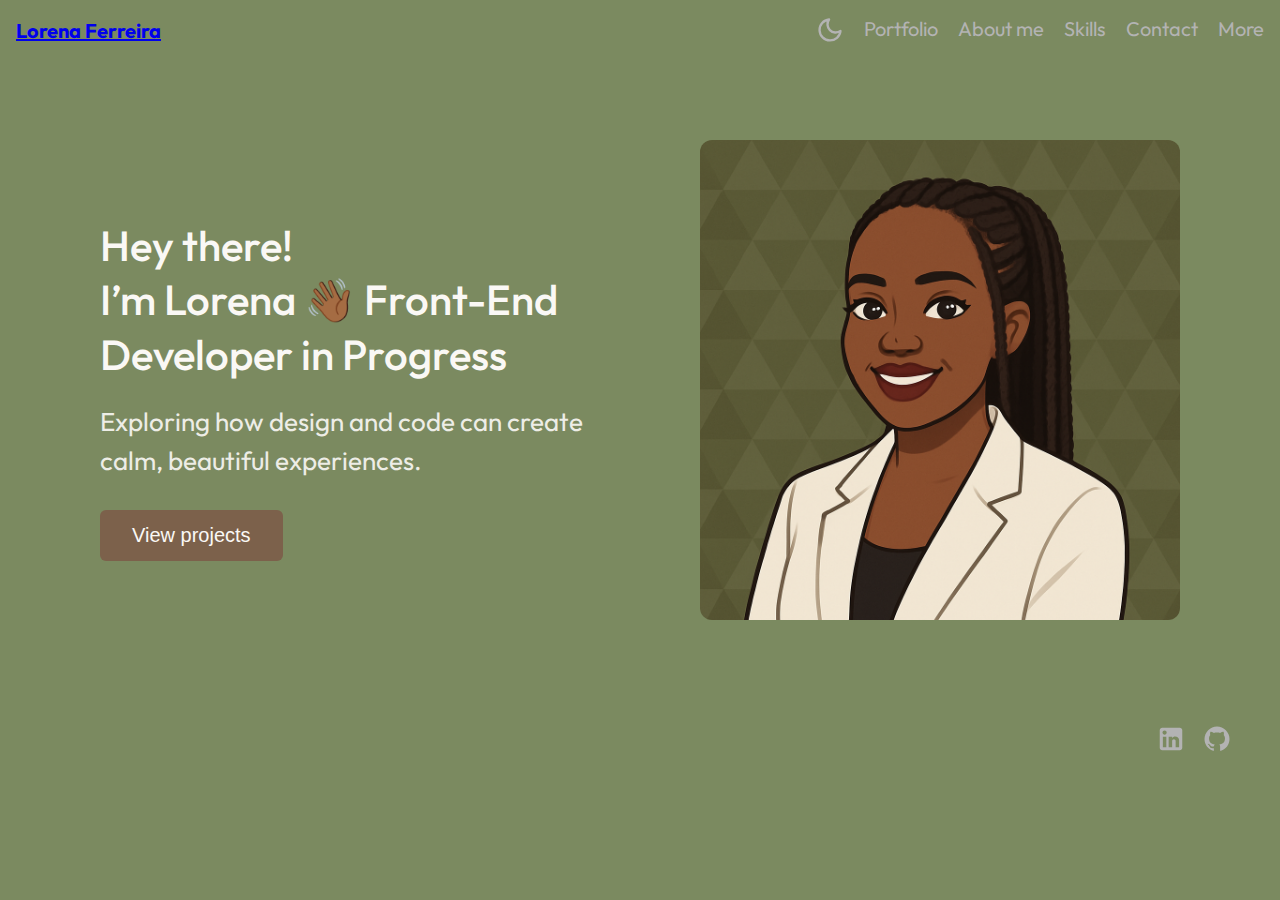
<file: index.html>
<!DOCTYPE html>
<html lang="en">
  <head>
    <meta charset="UTF-8" />
    <meta name="viewport" content="width=device-width, initial-scale=1.0" />
    <title>Lorena Ferreira - Portfolio</title>
    <link rel="stylesheet" href="style.css" />
    <link rel="preconnect" href="https://fonts.googleapis.com" />
    <link rel="preconnect" href="https://fonts.gstatic.com" crossorigin />
    <link
      href="https://fonts.googleapis.com/css2?family=Outfit:wght@100..900&display=swap"
      rel="stylesheet"
    />
    <link
      href="https://fonts.googleapis.com/css2?family=Playfair+Display:ital,wght@0,400..900;1,400..900&display=swap"
      rel="stylesheet"
    />
    <link
      href="https://fonts.googleapis.com/css2?family=Work+Sans:ital,wght@0,100..900;1,100..900&display=swap"
      rel="stylesheet"
    />
    <script src="main.js" defer></script>
  </head>

  <body>
    <header class="navbar">
      <button class="hamburger" aria-label="Abrir menu" aria-expanded="false">
        <svg viewBox="0 0 24 24" width="28" height="28" aria-hidden="true">
          <path
            d="M3 6h18M3 12h18M3 18h18"
            stroke="currentColor"
            stroke-width="2"
            stroke-linecap="round"
            fill="none"
          />
        </svg>
      </button>
      <h1 class="logo"><a href="index.html">Lorena Ferreira</a></h1>

      <ul class="nav-links">
        <button
          id="themeToggle"
          class="theme-btn"
          aria-label="Change light/dark mode"
        >
          <svg viewBox="0 0 24 24" width="25" height="28" aria-hidden="true">
            <path
              d="M21 12.79A9 9 0 1 1 11.21 3
               a7 7 0 0 0 9.79 9.79Z"
              fill="none"
              stroke="currentColor"
              stroke-width="2"
              stroke-linecap="round"
              stroke-linejoin="round"
            />
          </svg>
        </button>
        <li><a href="projects.html">Portfolio</a></li>
        <li><a href="about-me.html">About me</a></li>
        <li><a href="skills.html">Skills</a></li>
        <li><a href="contact.html">Contact</a></li>
        <li><a href="#">More</a></li>
      </ul>
    </header>
    
    <main>
<section class="hero">
        <div class="hero-text">
          <h2>
            Hey there! <br />I’m Lorena 👋🏾 Front-End Developer in Progress
          </h2>
          <p>
            Exploring how design and code can create calm, beautiful
            experiences.
          </p>
          <a href="projects.html">
            <button class="btn" href="projects.html">View projects</button>
          </a>
        </div>
        <div class="hero-image">
          <img src="assets/img/avatar.png" alt="Lorena Ferreira Avatar" />
        </div>
      </section>
    </main>

    <footer class="footer">
      <a
        href="https://www.linkedin.com/in/lorenasferreira/"
        target="_blank"
        aria-label="LinkedIn profile"
      >
        <svg
          width="30"
          height="30"
          viewBox="0 0 50 50"
          xmlns="http://www.w3.org/2000/svg"
          fill="none"
        >
          <path
            d="M39.5833 6.25C40.6884 6.25 41.7482 6.68899 42.5296 7.47039C43.311 8.25179 43.75 9.3116 43.75 10.4167V39.5833C43.75 40.6884 43.311 41.7482 42.5296 42.5296C41.7482 43.311 40.6884 43.75 39.5833 43.75H10.4167C9.3116 43.75 8.25179 43.311 7.47039 42.5296C6.68899 41.7482 6.25 40.6884 6.25 39.5833V10.4167C6.25 9.3116 6.68899 8.25179 7.47039 7.47039C8.25179 6.68899 9.3116 6.25 10.4167 6.25H39.5833ZM38.5417 38.5417V27.5C38.5417 25.6987 37.8261 23.9713 36.5524 22.6976C35.2787 21.4239 33.5513 20.7083 31.75 20.7083C29.9792 20.7083 27.9167 21.7917 26.9167 23.4167V21.1042H21.1042V38.5417H26.9167V28.2708C26.9167 26.6667 28.2083 25.3542 29.8125 25.3542C30.586 25.3542 31.3279 25.6615 31.8749 26.2084C32.4219 26.7554 32.7292 27.4973 32.7292 28.2708V38.5417H38.5417ZM14.3333 17.8333C15.2616 17.8333 16.1518 17.4646 16.8082 16.8082C17.4646 16.1518 17.8333 15.2616 17.8333 14.3333C17.8333 12.3958 16.2708 10.8125 14.3333 10.8125C13.3996 10.8125 12.504 11.1834 11.8437 11.8437C11.1834 12.504 10.8125 13.3996 10.8125 14.3333C10.8125 16.2708 12.3958 17.8333 14.3333 17.8333ZM17.2292 38.5417V21.1042H11.4583V38.5417H17.2292Z"
            fill="#B3B3B3"
          />
        </svg>
      </a>

      <a
        href="https://github.com/lorenasferreira"
        target="_blank"
        aria-label="Github Profile"
      >
        <svg
          width="30"
          height="30"
          viewBox="0 0 50 50"
          fill="none"
          xmlns="http://www.w3.org/2000/svg"
        >
          <path
            d="M25 4.16663C22.2641 4.16663 19.555 4.7055 17.0274 5.75247C14.4998 6.79944 12.2031 8.33401 10.2686 10.2686C6.36156 14.1756 4.16663 19.4746 4.16663 25C4.16663 34.2083 10.1458 42.0208 18.4166 44.7916C19.4583 44.9583 19.7916 44.3125 19.7916 43.75V40.2291C14.0208 41.4791 12.7916 37.4375 12.7916 37.4375C11.8333 35.0208 10.4791 34.375 10.4791 34.375C8.58329 33.0833 10.625 33.125 10.625 33.125C12.7083 33.2708 13.8125 35.2708 13.8125 35.2708C15.625 38.4375 18.6875 37.5 19.875 37C20.0625 35.6458 20.6041 34.7291 21.1875 34.2083C16.5625 33.6875 11.7083 31.8958 11.7083 23.9583C11.7083 21.6458 12.5 19.7916 13.8541 18.3125C13.6458 17.7916 12.9166 15.625 14.0625 12.8125C14.0625 12.8125 15.8125 12.25 19.7916 14.9375C21.4375 14.4791 23.2291 14.25 25 14.25C26.7708 14.25 28.5625 14.4791 30.2083 14.9375C34.1875 12.25 35.9375 12.8125 35.9375 12.8125C37.0833 15.625 36.3541 17.7916 36.1458 18.3125C37.5 19.7916 38.2916 21.6458 38.2916 23.9583C38.2916 31.9166 33.4166 33.6666 28.7708 34.1875C29.5208 34.8333 30.2083 36.1041 30.2083 38.0416V43.75C30.2083 44.3125 30.5416 44.9791 31.6041 44.7916C39.875 42 45.8333 34.2083 45.8333 25C45.8333 22.2641 45.2944 19.555 44.2475 17.0274C43.2005 14.4998 41.6659 12.2031 39.7314 10.2686C37.7968 8.33401 35.5002 6.79944 32.9725 5.75247C30.4449 4.7055 27.7358 4.16663 25 4.16663Z"
            fill="#B3B3B3"
          />
        </svg>
      </a>
    </footer>
  </body>
</html>
</file>
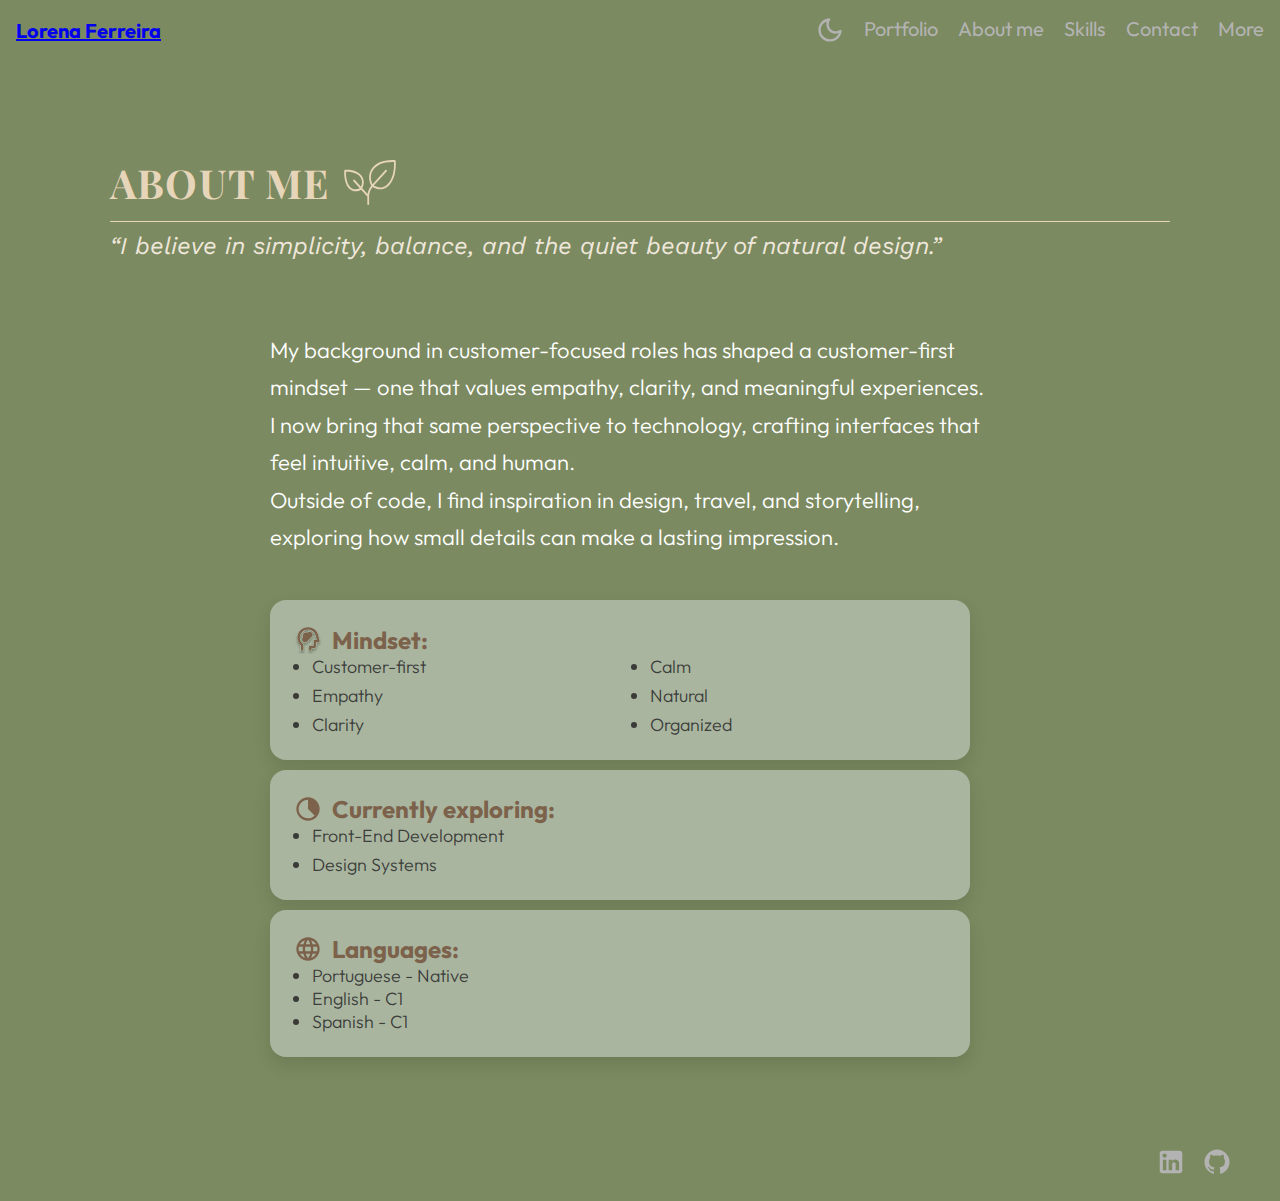
<file: about-me.html>
<!DOCTYPE html>
<html lang="en">

<head>
  <meta charset="UTF-8">
  <meta name="viewport" content="width=device-width, initial-scale=1.0">
  <title>Lorena Ferreira - Portfolio - About me</title>
  <link rel="stylesheet" href="style.css" />
    <link rel="preconnect" href="https://fonts.googleapis.com">
    <link rel="preconnect" href="https://fonts.gstatic.com" crossorigin>
    <link href="https://fonts.googleapis.com/css2?family=Outfit:wght@100..900&display=swap" rel="stylesheet">
    <link href="https://fonts.googleapis.com/css2?family=Playfair+Display:ital,wght@0,400..900;1,400..900&display=swap"
        rel="stylesheet">
    <link href="https://fonts.googleapis.com/css2?family=Work+Sans:ital,wght@0,100..900;1,100..900&display=swap"
        rel="stylesheet">
    <script src="main.js" defer></script>
</head>

<body>
  <header class="navbar">
    <button class="hamburger" aria-label="Abrir menu" aria-expanded="false">
      <svg viewBox="0 0 24 24" width="28" height="28" aria-hidden="true">
        <path d="M3 6h18M3 12h18M3 18h18"
              stroke="currentColor" stroke-width="2" stroke-linecap="round" fill="none"/>
      </svg>
    </button>
        <h1 class="logo"><a href="index.html">Lorena Ferreira</a></h1>
            <ul class="nav-links">
              <button id="themeToggle" class="theme-btn" aria-label="Change light/dark mode">
  <svg viewBox="0 0 24 24" width="25" height="28" aria-hidden="true">
      <path d="M21 12.79A9 9 0 1 1 11.21 3
               a7 7 0 0 0 9.79 9.79Z"
            fill="none" stroke="currentColor" stroke-width="2"
            stroke-linecap="round" stroke-linejoin="round"/>
    </svg>
</button>
                <li><a href="projects.html">Portfolio</a></li>
                <li><a href="about-me.html">About me</a></li>
                <li><a href="skills.html">Skills</a></li>
                <li><a href="contact.html">Contact</a></li>
                <li><a href="#">More</a></li>
            </ul>
    </header>
  <main class="about">
    <section class="about-container" class="about-hero">
      <h2 class="about__title">ABOUT ME
        <svg width="56" height="45" viewBox="0 0 86 75" fill="none" xmlns="http://www.w3.org/2000/svg">
          <path
            d="M85.8639 1.68167C85.8418 1.28353 85.6878 0.908096 85.4309 0.626422C85.1741 0.344749 84.8322 0.176381 84.4701 0.153187C65.8428 -1.0696 50.9448 5.0851 44.6134 16.5752C40.2985 24.4092 40.4727 33.6616 45.073 42.7469C41.8266 46.6682 39.6828 51.5397 38.901 56.7723L30.1935 47.1979C33.3925 40.6764 33.4593 34.0203 30.3492 28.371C25.7452 20.0113 14.9581 15.544 1.48346 16.4122C1.12323 16.4372 0.783656 16.6058 0.528423 16.8865C0.27319 17.1671 0.119823 17.5405 0.0970778 17.9366C-0.692494 32.7445 3.37028 44.6056 10.9732 49.6679C13.4131 51.3154 16.2206 52.1873 19.0839 52.1869C22.2444 52.1276 25.3416 51.203 28.0954 49.4967L38.5526 61.0072V73.3696C38.5526 73.802 38.7088 74.2167 38.9869 74.5225C39.2649 74.8282 39.6421 75 40.0353 75C40.4286 75 40.8057 74.8282 41.0838 74.5225C41.3619 74.2167 41.5181 73.802 41.5181 73.3696V61.3496C41.5042 55.3304 43.5241 49.52 47.186 45.0458C51.4452 47.6381 55.7378 48.9424 59.8784 48.9424C63.779 48.9432 67.6037 47.7568 70.9287 45.5145C81.3748 38.5487 86.9611 22.1674 85.8639 1.68167ZM12.5078 46.8759C6.10598 42.6206 2.59554 32.4837 2.99588 19.5996C14.7134 19.1553 23.9325 23.0193 27.8322 30.0585C30.2343 34.4238 30.275 39.584 28.0027 44.7686L17.3565 33.0869C17.0744 32.8059 16.7049 32.6549 16.3244 32.6652C15.9438 32.6755 15.5815 32.8463 15.3124 33.1423C15.0432 33.4382 14.8879 33.8366 14.8785 34.255C14.8692 34.6734 15.0065 35.0797 15.262 35.3898L25.8898 47.0756C21.1709 49.5742 16.4779 49.5293 12.5078 46.8759ZM69.3904 42.7184C63.4408 46.6802 56.3828 46.6273 49.3434 42.6165L70.7397 19.086C71.0063 18.778 71.1529 18.3677 71.1483 17.9426C71.1437 17.5174 70.9882 17.1111 70.715 16.8102C70.4418 16.5092 70.0725 16.3376 69.6859 16.3318C69.2992 16.3259 68.9258 16.4864 68.6453 16.779L47.2453 40.3095C43.5977 32.5652 43.5384 24.8209 47.1526 18.2667C52.7537 8.07685 66.0875 2.56208 82.9725 3.33243C83.6768 21.8984 78.6428 36.5596 69.3904 42.7184Z"
            fill="#E7D5BA" />
        </svg>

      </h2>
      <hr class="about__rule">

      <blockquote class="about__quote">
        “I believe in simplicity, balance, and the quiet beauty of natural design.”
      </blockquote>
    </section>
    <section class="about-grid">
      <p class="about-intro">
        My background in customer-focused roles has shaped a customer-first mindset — one that values empathy,
        clarity, and meaningful experiences.
        <br>I now bring that same perspective to technology, crafting interfaces
        that feel intuitive, calm, and human.
        <br>Outside of code, I find inspiration in design, travel, and storytelling, exploring how small details can
        make a lasting impression.
      </p>
      </div>
      <section>
        <article class="about-card" aria-labelledby="mindset-title">
          <header class="about-card__header">
            <svg width="28" height="31" viewBox="0 0 68 71" fill="none" xmlns="http://www.w3.org/2000/svg">
              <g filter="url(#filter0_d_17_275)">
                <mask id="mask0_17_275" style="mask-type:alpha" maskUnits="userSpaceOnUse" x="0" y="0" width="68"
                  height="68">
                  <rect width="67.7773" height="67.7773" fill="#D9D9D9" />
                </mask>
                <g mask="url(#mask0_17_275)">
                  <path
                    d="M21.8158 40.3134C23.1808 41.6783 24.8517 42.3608 26.8285 42.3608C28.8054 42.3608 30.4763 41.6783 31.8412 40.3134L43.1375 29.0171C44.5024 27.6522 45.1849 25.9813 45.1849 24.0044C45.1849 22.0276 44.5024 20.3567 43.1375 18.9917C41.7725 17.6268 40.1016 16.9443 38.1248 16.9443C36.1479 16.9443 34.477 17.6268 33.1121 18.9917C31.3706 18.3799 29.6526 18.2387 27.9582 18.5681C26.2637 18.8976 24.8282 19.6507 23.6515 20.8274C22.4748 22.0041 21.7217 23.4396 21.3922 25.1341C21.0628 26.8285 21.204 28.5465 21.8158 30.288C20.4509 31.6529 19.7684 33.3238 19.7684 35.3007C19.7684 37.2775 20.4509 38.9484 21.8158 40.3134ZM16.9443 62.1292V49.9858C14.2615 47.5382 12.1787 44.6789 10.6961 41.4077C9.21348 38.1365 8.47217 34.6888 8.47217 31.0646C8.47217 24.0044 10.9432 18.0033 15.8853 13.0612C20.8274 8.11912 26.8285 5.64807 33.8887 5.64807C39.7721 5.64807 44.9849 7.37781 49.5269 10.8373C54.0689 14.2967 57.0224 18.8035 58.3874 24.3574L62.0586 38.8307C62.294 39.725 62.1292 40.5369 61.5644 41.2665C60.9996 41.996 60.2465 42.3608 59.3052 42.3608H53.6571V50.833C53.6571 52.3862 53.104 53.7159 51.9979 54.822C50.8918 55.928 49.5622 56.4811 48.009 56.4811H42.3608V62.1292H36.7127V50.833H48.009V36.7127H55.6339L52.9511 25.7695C51.8685 21.4863 49.5622 18.0033 46.0321 15.3205C42.502 12.6376 38.4542 11.2962 33.8887 11.2962C28.4288 11.2962 23.7691 13.2024 19.9096 17.0149C16.0501 20.8274 14.1203 25.4635 14.1203 30.9234C14.1203 33.7474 14.6969 36.4303 15.85 38.9719C17.0032 41.5136 18.6388 43.7728 20.7568 45.7497L22.5924 47.4441V62.1292H16.9443Z"
                    fill="#7C614B" />
                </g>
              </g>
              <defs>
                <filter id="filter0_d_17_275" x="4.47217" y="5.64807" width="61.6902" height="64.4811"
                  filterUnits="userSpaceOnUse" color-interpolation-filters="sRGB">
                  <feFlood flood-opacity="0" result="BackgroundImageFix" />
                  <feColorMatrix in="SourceAlpha" type="matrix" values="0 0 0 0 0 0 0 0 0 0 0 0 0 0 0 0 0 0 127 0"
                    result="hardAlpha" />
                  <feOffset dy="4" />
                  <feGaussianBlur stdDeviation="2" />
                  <feComposite in2="hardAlpha" operator="out" />
                  <feColorMatrix type="matrix" values="0 0 0 0 0 0 0 0 0 0 0 0 0 0 0 0 0 0 0.25 0" />
                  <feBlend mode="normal" in2="BackgroundImageFix" result="effect1_dropShadow_17_275" />
                  <feBlend mode="normal" in="SourceGraphic" in2="effect1_dropShadow_17_275" result="shape" />
                </filter>
              </defs>
            </svg>

            <h3 id="mindset-title" class="about-card__title">Mindset:</h3>
          </header>

          <div class="about-card__grid">
            <ul class="about-list">
              <li>Customer-first</li>
              <li>Empathy</li>
              <li>Clarity</li>
            </ul>
            <ul class="about-list">
              <li>Calm</li>
              <li>Natural</li>
              <li>Organized</li>
            </ul>
          </div>
        </article>

        <article class="about-card" aria-labelledby="exploring-title">
          <header class="about-card__header">
            <svg width="28" height="28" viewBox="0 0 66 66" fill="none" xmlns="http://www.w3.org/2000/svg">
              <mask id="mask0_20_62" style="mask-type:alpha" maskUnits="userSpaceOnUse" x="0" y="0" width="66"
                height="66">
                <rect width="66" height="66" fill="#D9D9D9" />
              </mask>
              <g mask="url(#mask0_20_62)">
                <path
                  d="M33 60.5C29.1958 60.5 25.6208 59.7781 22.275 58.3344C18.9292 56.8906 16.0187 54.9312 13.5437 52.4562C11.0687 49.9812 9.10937 47.0708 7.66562 43.725C6.22187 40.3792 5.5 36.8042 5.5 33C5.5 29.1958 6.22187 25.6208 7.66562 22.275C9.10937 18.9292 11.0687 16.0187 13.5437 13.5437C16.0187 11.0687 18.9292 9.10937 22.275 7.66562C25.6208 6.22187 29.1958 5.5 33 5.5C36.8042 5.5 40.3792 6.22187 43.725 7.66562C47.0708 9.10937 49.9812 11.0687 52.4562 13.5437C54.9312 16.0187 56.8906 18.9292 58.3344 22.275C59.7781 25.6208 60.5 29.1958 60.5 33C60.5 36.8042 59.7781 40.3792 58.3344 43.725C56.8906 47.0708 54.9312 49.9812 52.4562 52.4562C49.9812 54.9312 47.0708 56.8906 43.725 58.3344C40.3792 59.7781 36.8042 60.5 33 60.5ZM33 55C35.9333 55 38.7521 54.45 41.4562 53.35C44.1604 52.25 46.5437 50.6687 48.6062 48.6062L33 33V11C26.8583 11 21.6562 13.1312 17.3937 17.3937C13.1312 21.6562 11 26.8583 11 33C11 39.1417 13.1312 44.3437 17.3937 48.6062C21.6562 52.8687 26.8583 55 33 55Z"
                  fill="#7C614B" />
              </g>
            </svg>

            <h3 id="exploring-title" class="about-card__title">Currently exploring:</h3>
          </header>

          <ul class="about-list">
            <li>Front-End Development</li>
            <li>Design Systems</li>
          </ul>
        </article>

        <article class="about-card" aria-labelledby="languages-title">
          <header class="about-card__header">
            <svg width="28" height="28" viewBox="0 0 66 66" fill="none" xmlns="http://www.w3.org/2000/svg">
              <mask id="mask0_52_191" style="mask-type:alpha" maskUnits="userSpaceOnUse" x="0" y="0" width="66"
                height="66">
                <rect width="66" height="66" fill="#D9D9D9" />
              </mask>
              <g mask="url(#mask0_52_191)">
                <path
                  d="M33 60.5C29.2417 60.5 25.6896 59.7781 22.3438 58.3344C18.9979 56.8906 16.076 54.9198 13.5781 52.4219C11.0802 49.924 9.10938 47.0021 7.66563 43.6562C6.22187 40.3104 5.5 36.7583 5.5 33C5.5 29.1958 6.22187 25.6323 7.66563 22.3094C9.10938 18.9865 11.0802 16.076 13.5781 13.5781C16.076 11.0802 18.9979 9.10938 22.3438 7.66563C25.6896 6.22187 29.2417 5.5 33 5.5C36.8042 5.5 40.3677 6.22187 43.6906 7.66563C47.0135 9.10938 49.924 11.0802 52.4219 13.5781C54.9198 16.076 56.8906 18.9865 58.3344 22.3094C59.7781 25.6323 60.5 29.1958 60.5 33C60.5 36.7583 59.7781 40.3104 58.3344 43.6562C56.8906 47.0021 54.9198 49.924 52.4219 52.4219C49.924 54.9198 47.0135 56.8906 43.6906 58.3344C40.3677 59.7781 36.8042 60.5 33 60.5ZM33 54.8625C34.1917 53.2125 35.2229 51.4938 36.0938 49.7063C36.9646 47.9188 37.675 46.0167 38.225 44H27.775C28.325 46.0167 29.0354 47.9188 29.9062 49.7063C30.7771 51.4938 31.8083 53.2125 33 54.8625ZM25.85 53.7625C25.025 52.25 24.3031 50.6802 23.6844 49.0531C23.0656 47.426 22.55 45.7417 22.1375 44H14.025C15.3542 46.2917 17.0156 48.2854 19.0094 49.9813C21.0031 51.6771 23.2833 52.9375 25.85 53.7625ZM40.15 53.7625C42.7167 52.9375 44.9969 51.6771 46.9906 49.9813C48.9844 48.2854 50.6458 46.2917 51.975 44H43.8625C43.45 45.7417 42.9344 47.426 42.3156 49.0531C41.6969 50.6802 40.975 52.25 40.15 53.7625ZM11.6875 38.5H21.0375C20.9 37.5833 20.7969 36.6781 20.7281 35.7844C20.6594 34.8906 20.625 33.9625 20.625 33C20.625 32.0375 20.6594 31.1094 20.7281 30.2156C20.7969 29.3219 20.9 28.4167 21.0375 27.5H11.6875C11.4583 28.4167 11.2865 29.3219 11.1719 30.2156C11.0573 31.1094 11 32.0375 11 33C11 33.9625 11.0573 34.8906 11.1719 35.7844C11.2865 36.6781 11.4583 37.5833 11.6875 38.5ZM26.5375 38.5H39.4625C39.6 37.5833 39.7031 36.6781 39.7719 35.7844C39.8406 34.8906 39.875 33.9625 39.875 33C39.875 32.0375 39.8406 31.1094 39.7719 30.2156C39.7031 29.3219 39.6 28.4167 39.4625 27.5H26.5375C26.4 28.4167 26.2969 29.3219 26.2281 30.2156C26.1594 31.1094 26.125 32.0375 26.125 33C26.125 33.9625 26.1594 34.8906 26.2281 35.7844C26.2969 36.6781 26.4 37.5833 26.5375 38.5ZM44.9625 38.5H54.3125C54.5417 37.5833 54.7135 36.6781 54.8281 35.7844C54.9427 34.8906 55 33.9625 55 33C55 32.0375 54.9427 31.1094 54.8281 30.2156C54.7135 29.3219 54.5417 28.4167 54.3125 27.5H44.9625C45.1 28.4167 45.2031 29.3219 45.2719 30.2156C45.3406 31.1094 45.375 32.0375 45.375 33C45.375 33.9625 45.3406 34.8906 45.2719 35.7844C45.2031 36.6781 45.1 37.5833 44.9625 38.5ZM43.8625 22H51.975C50.6458 19.7083 48.9844 17.7146 46.9906 16.0188C44.9969 14.3229 42.7167 13.0625 40.15 12.2375C40.975 13.75 41.6969 15.3198 42.3156 16.9469C42.9344 18.574 43.45 20.2583 43.8625 22ZM27.775 22H38.225C37.675 19.9833 36.9646 18.0812 36.0938 16.2937C35.2229 14.5062 34.1917 12.7875 33 11.1375C31.8083 12.7875 30.7771 14.5062 29.9062 16.2937C29.0354 18.0812 28.325 19.9833 27.775 22ZM14.025 22H22.1375C22.55 20.2583 23.0656 18.574 23.6844 16.9469C24.3031 15.3198 25.025 13.75 25.85 12.2375C23.2833 13.0625 21.0031 14.3229 19.0094 16.0188C17.0156 17.7146 15.3542 19.7083 14.025 22Z"
                  fill="#7C614B" />
              </g>
            </svg>

            <h3 id="languages-title" class="about-card__title">Languages:</h3>
          </header>

          <div class="about-langs">
            <div class="about-list">
              <ul>
                <li>Portuguese - Native</li>
                <li>English - C1</li>
                <li>Spanish - C1</li>
            </div>
          </div>
        </article>
      </section>
  </main>
  <footer class="footer">
    <a href="https://www.linkedin.com/in/lorenasferreira/" target="_blank" aria-label="LinkedIn profile">
      <svg width="30" height="30" viewBox="0 0 50 50" xmlns="http://www.w3.org/2000/svg" fill="none">
        <path
          d="M39.5833 6.25C40.6884 6.25 41.7482 6.68899 42.5296 7.47039C43.311 8.25179 43.75 9.3116 43.75 10.4167V39.5833C43.75 40.6884 43.311 41.7482 42.5296 42.5296C41.7482 43.311 40.6884 43.75 39.5833 43.75H10.4167C9.3116 43.75 8.25179 43.311 7.47039 42.5296C6.68899 41.7482 6.25 40.6884 6.25 39.5833V10.4167C6.25 9.3116 6.68899 8.25179 7.47039 7.47039C8.25179 6.68899 9.3116 6.25 10.4167 6.25H39.5833ZM38.5417 38.5417V27.5C38.5417 25.6987 37.8261 23.9713 36.5524 22.6976C35.2787 21.4239 33.5513 20.7083 31.75 20.7083C29.9792 20.7083 27.9167 21.7917 26.9167 23.4167V21.1042H21.1042V38.5417H26.9167V28.2708C26.9167 26.6667 28.2083 25.3542 29.8125 25.3542C30.586 25.3542 31.3279 25.6615 31.8749 26.2084C32.4219 26.7554 32.7292 27.4973 32.7292 28.2708V38.5417H38.5417ZM14.3333 17.8333C15.2616 17.8333 16.1518 17.4646 16.8082 16.8082C17.4646 16.1518 17.8333 15.2616 17.8333 14.3333C17.8333 12.3958 16.2708 10.8125 14.3333 10.8125C13.3996 10.8125 12.504 11.1834 11.8437 11.8437C11.1834 12.504 10.8125 13.3996 10.8125 14.3333C10.8125 16.2708 12.3958 17.8333 14.3333 17.8333ZM17.2292 38.5417V21.1042H11.4583V38.5417H17.2292Z"
          fill="#B3B3B3" />
      </svg>
    </a>

    <a href="https://github.com/lorenasferreira" target="_blank" aria-label="Github Profile">
      <svg width="30" height="30" viewBox="0 0 50 50" fill="none" xmlns="http://www.w3.org/2000/svg">
        <path
          d="M25 4.16663C22.2641 4.16663 19.555 4.7055 17.0274 5.75247C14.4998 6.79944 12.2031 8.33401 10.2686 10.2686C6.36156 14.1756 4.16663 19.4746 4.16663 25C4.16663 34.2083 10.1458 42.0208 18.4166 44.7916C19.4583 44.9583 19.7916 44.3125 19.7916 43.75V40.2291C14.0208 41.4791 12.7916 37.4375 12.7916 37.4375C11.8333 35.0208 10.4791 34.375 10.4791 34.375C8.58329 33.0833 10.625 33.125 10.625 33.125C12.7083 33.2708 13.8125 35.2708 13.8125 35.2708C15.625 38.4375 18.6875 37.5 19.875 37C20.0625 35.6458 20.6041 34.7291 21.1875 34.2083C16.5625 33.6875 11.7083 31.8958 11.7083 23.9583C11.7083 21.6458 12.5 19.7916 13.8541 18.3125C13.6458 17.7916 12.9166 15.625 14.0625 12.8125C14.0625 12.8125 15.8125 12.25 19.7916 14.9375C21.4375 14.4791 23.2291 14.25 25 14.25C26.7708 14.25 28.5625 14.4791 30.2083 14.9375C34.1875 12.25 35.9375 12.8125 35.9375 12.8125C37.0833 15.625 36.3541 17.7916 36.1458 18.3125C37.5 19.7916 38.2916 21.6458 38.2916 23.9583C38.2916 31.9166 33.4166 33.6666 28.7708 34.1875C29.5208 34.8333 30.2083 36.1041 30.2083 38.0416V43.75C30.2083 44.3125 30.5416 44.9791 31.6041 44.7916C39.875 42 45.8333 34.2083 45.8333 25C45.8333 22.2641 45.2944 19.555 44.2475 17.0274C43.2005 14.4998 41.6659 12.2031 39.7314 10.2686C37.7968 8.33401 35.5002 6.79944 32.9725 5.75247C30.4449 4.7055 27.7358 4.16663 25 4.16663Z"
          fill="#B3B3B3" />
      </svg>
    </a>
  </footer>
</body>

</html>
</file>
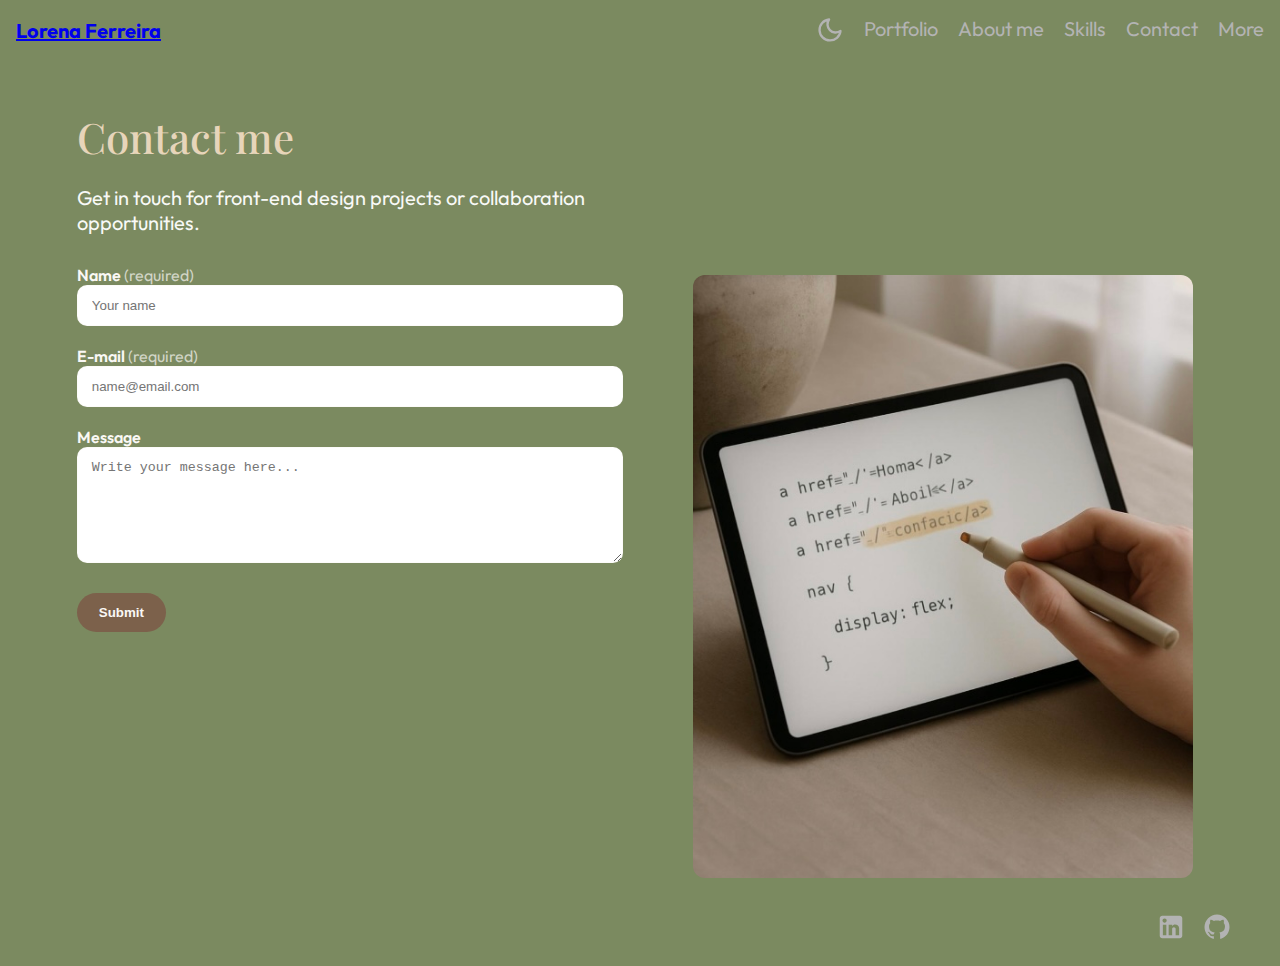
<file: contact.html>
<!DOCTYPE html>
<html lang="en">
  <head>
    <meta charset="UTF-8" />
    <meta name="viewport" content="width=device-width, initial-scale=1.0" />
    <title>Lorena Ferreira — Contact</title>
    <link rel="stylesheet" href="style.css" />
    <link rel="preconnect" href="https://fonts.googleapis.com" />
    <link rel="preconnect" href="https://fonts.gstatic.com" crossorigin />
    <link
      href="https://fonts.googleapis.com/css2?family=Outfit:wght@100..900&display=swap"
      rel="stylesheet"
    />
    <link
      href="https://fonts.googleapis.com/css2?family=Playfair+Display:ital,wght@0,400..900;1,400..900&display=swap"
      rel="stylesheet"
    />
    <link
      href="https://fonts.googleapis.com/css2?family=Work+Sans:ital,wght@0,100..900;1,100..900&display=swap"
      rel="stylesheet"
    />
    <script src="main.js" defer></script>
  </head>

  <body>
    <header class="navbar">
      <button class="hamburger" aria-label="Abrir menu" aria-expanded="false">
        <svg viewBox="0 0 24 24" width="28" height="28" aria-hidden="true">
          <path
            d="M3 6h18M3 12h18M3 18h18"
            stroke="currentColor"
            stroke-width="2"
            stroke-linecap="round"
            fill="none"
          />
        </svg>
      </button>
      <h1 class="logo"><a href="index.html">Lorena Ferreira</a></h1>
      <ul class="nav-links">
        <button
          id="themeToggle"
          class="theme-btn"
          aria-label="Change light/dark mode"
        >
          <svg viewBox="0 0 24 24" width="25" height="28" aria-hidden="true">
            <path
              d="M21 12.79A9 9 0 1 1 11.21 3
               a7 7 0 0 0 9.79 9.79Z"
              fill="none"
              stroke="currentColor"
              stroke-width="2"
              stroke-linecap="round"
              stroke-linejoin="round"
            />
          </svg>
        </button>
        <li><a href="projects.html">Portfolio</a></li>
        <li><a href="about-me.html">About me</a></li>
        <li><a href="skills.html">Skills</a></li>
        <li><a href="contact.html">Contact</a></li>
        <li><a href="#">More</a></li>
      </ul>
    </header>

    <main>
      <section class="contact-hero">
        <h2 class="contact-title">Contact me</h2>
        <p class="contact-sub">
          Get in touch for front-end design projects or collaboration
          opportunities.
        </p>
      </section>
      <section class="contact-grid">
        <form id="contactForm" class="contact-form" novalidate>
          <fieldset class="contact-fieldset">
            <legend class="sr-only">Contact form</legend>

            <label for="name"
              >Name <span class="contact-req">(required)</span></label
            >
            <input
              id="name"
              name="name"
              type="text"
              placeholder="Your name"
              required
            />

            <label for="email"
              >E-mail <span class="contact-req">(required)</span></label
            >
            <input
              id="email"
              name="email"
              type="email"
              placeholder="name@email.com"
              required
            />

            <label for="message">Message</label>
            <textarea
              id="message"
              name="message"
              rows="6"
              placeholder="Write your message here..."
            ></textarea>

            <button type="submit" class="contact-btn">Submit</button>
            <p
              id="contactFeedback"
              class="contact-feedback"
              aria-live="polite"
            ></p>
          </fieldset>
        </form>

        <section class="contact-figure">
          <img
            src="assets/img/coding.jpg"
            alt="A tablet with code highlighted"
          />
        </section>
      </section>
    </main>

    <footer class="footer">
      <a
        href="https://www.linkedin.com/in/lorenasferreira/"
        target="_blank"
        aria-label="LinkedIn profile"
      >
        <svg
          width="30"
          height="30"
          viewBox="0 0 50 50"
          xmlns="http://www.w3.org/2000/svg"
          fill="none"
        >
          <path
            d="M39.5833 6.25C40.6884 6.25 41.7482 6.68899 42.5296 7.47039C43.311 8.25179 43.75 9.3116 43.75 10.4167V39.5833C43.75 40.6884 43.311 41.7482 42.5296 42.5296C41.7482 43.311 40.6884 43.75 39.5833 43.75H10.4167C9.3116 43.75 8.25179 43.311 7.47039 42.5296C6.68899 41.7482 6.25 40.6884 6.25 39.5833V10.4167C6.25 9.3116 6.68899 8.25179 7.47039 7.47039C8.25179 6.68899 9.3116 6.25 10.4167 6.25H39.5833ZM38.5417 38.5417V27.5C38.5417 25.6987 37.8261 23.9713 36.5524 22.6976C35.2787 21.4239 33.5513 20.7083 31.75 20.7083C29.9792 20.7083 27.9167 21.7917 26.9167 23.4167V21.1042H21.1042V38.5417H26.9167V28.2708C26.9167 26.6667 28.2083 25.3542 29.8125 25.3542C30.586 25.3542 31.3279 25.6615 31.8749 26.2084C32.4219 26.7554 32.7292 27.4973 32.7292 28.2708V38.5417H38.5417ZM14.3333 17.8333C15.2616 17.8333 16.1518 17.4646 16.8082 16.8082C17.4646 16.1518 17.8333 15.2616 17.8333 14.3333C17.8333 12.3958 16.2708 10.8125 14.3333 10.8125C13.3996 10.8125 12.504 11.1834 11.8437 11.8437C11.1834 12.504 10.8125 13.3996 10.8125 14.3333C10.8125 16.2708 12.3958 17.8333 14.3333 17.8333ZM17.2292 38.5417V21.1042H11.4583V38.5417H17.2292Z"
            fill="#B3B3B3"
          />
        </svg>
      </a>

      <a
        href="https://github.com/lorenasferreira"
        target="_blank"
        aria-label="Github Profile"
      >
        <svg
          width="30"
          height="30"
          viewBox="0 0 50 50"
          fill="none"
          xmlns="http://www.w3.org/2000/svg"
        >
          <path
            d="M25 4.16663C22.2641 4.16663 19.555 4.7055 17.0274 5.75247C14.4998 6.79944 12.2031 8.33401 10.2686 10.2686C6.36156 14.1756 4.16663 19.4746 4.16663 25C4.16663 34.2083 10.1458 42.0208 18.4166 44.7916C19.4583 44.9583 19.7916 44.3125 19.7916 43.75V40.2291C14.0208 41.4791 12.7916 37.4375 12.7916 37.4375C11.8333 35.0208 10.4791 34.375 10.4791 34.375C8.58329 33.0833 10.625 33.125 10.625 33.125C12.7083 33.2708 13.8125 35.2708 13.8125 35.2708C15.625 38.4375 18.6875 37.5 19.875 37C20.0625 35.6458 20.6041 34.7291 21.1875 34.2083C16.5625 33.6875 11.7083 31.8958 11.7083 23.9583C11.7083 21.6458 12.5 19.7916 13.8541 18.3125C13.6458 17.7916 12.9166 15.625 14.0625 12.8125C14.0625 12.8125 15.8125 12.25 19.7916 14.9375C21.4375 14.4791 23.2291 14.25 25 14.25C26.7708 14.25 28.5625 14.4791 30.2083 14.9375C34.1875 12.25 35.9375 12.8125 35.9375 12.8125C37.0833 15.625 36.3541 17.7916 36.1458 18.3125C37.5 19.7916 38.2916 21.6458 38.2916 23.9583C38.2916 31.9166 33.4166 33.6666 28.7708 34.1875C29.5208 34.8333 30.2083 36.1041 30.2083 38.0416V43.75C30.2083 44.3125 30.5416 44.9791 31.6041 44.7916C39.875 42 45.8333 34.2083 45.8333 25C45.8333 22.2641 45.2944 19.555 44.2475 17.0274C43.2005 14.4998 41.6659 12.2031 39.7314 10.2686C37.7968 8.33401 35.5002 6.79944 32.9725 5.75247C30.4449 4.7055 27.7358 4.16663 25 4.16663Z"
            fill="#B3B3B3"
          />
        </svg>
      </a>
    </footer>
  </body>
</html>
</file>
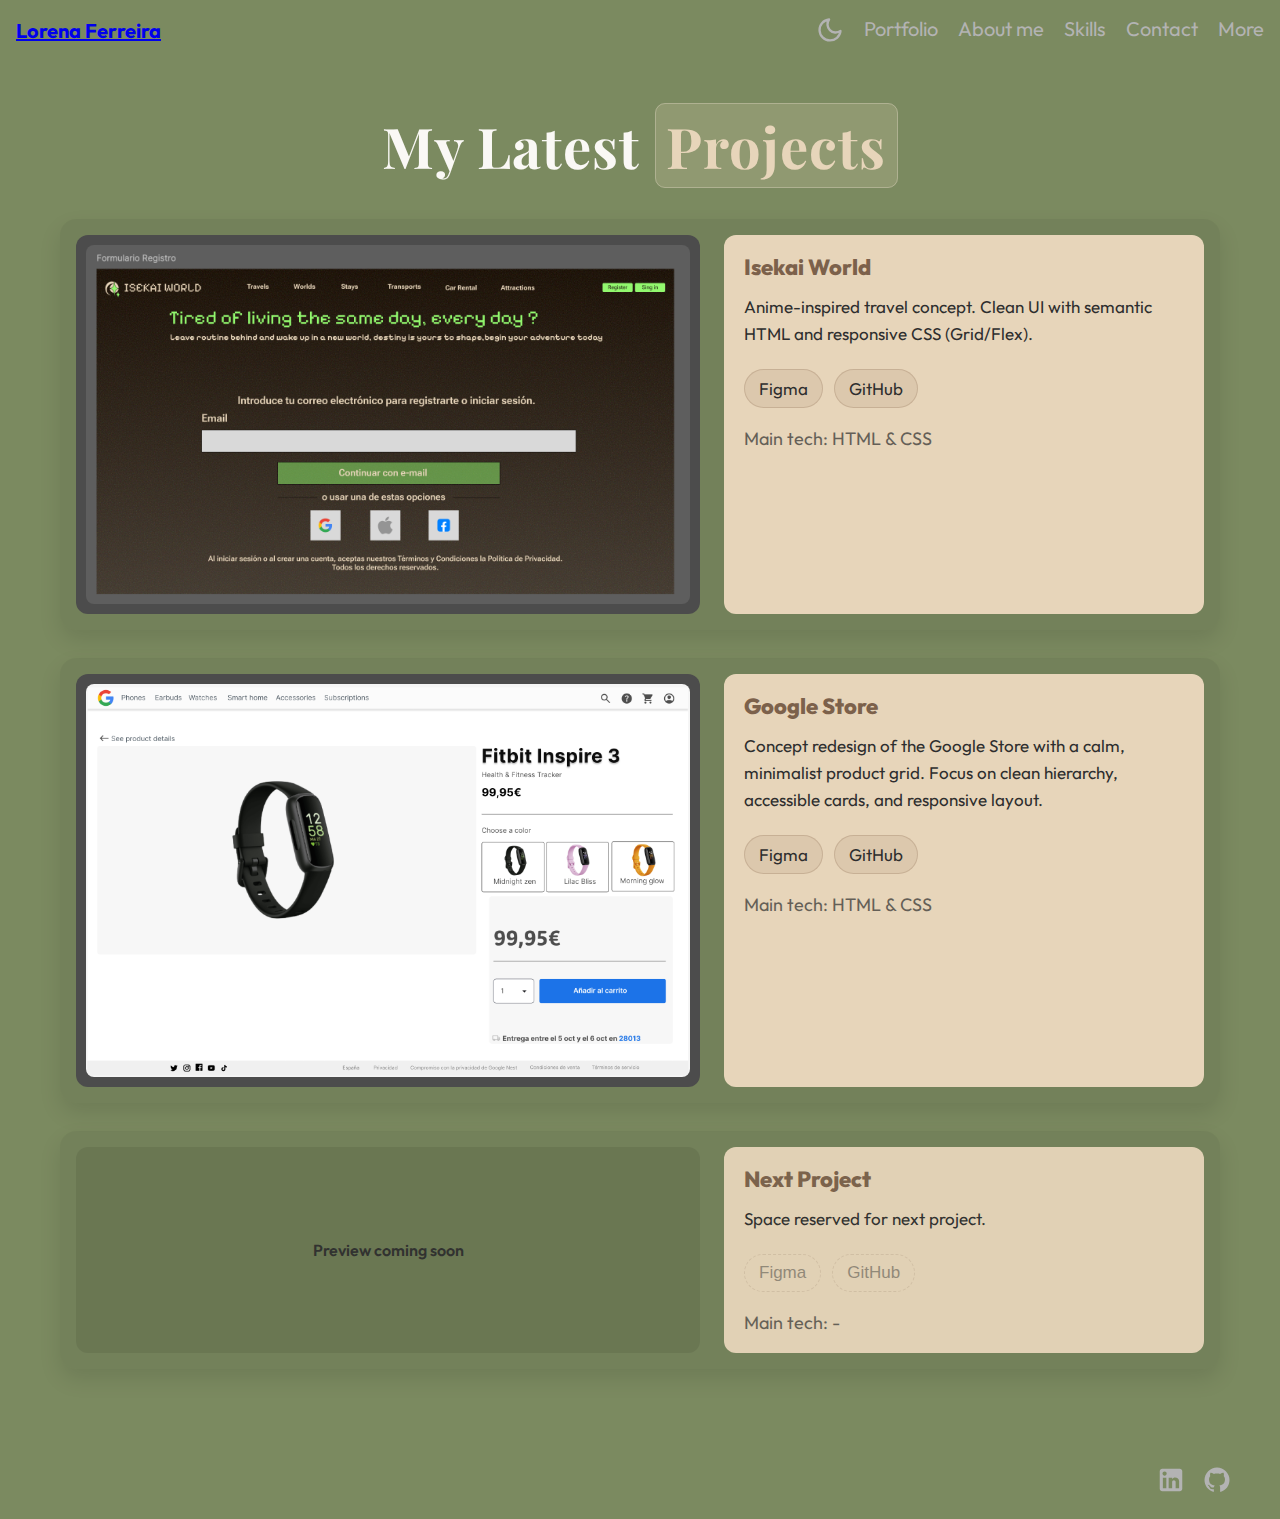
<file: projects.html>
<!DOCTYPE html>
<html lang="en">

<head>
  <meta charset="UTF-8" />
  <meta name="viewport" content="width=device-width, initial-scale=1.0" />
  <title>Lorena Ferreira - Portfolio — Projects</title>
  <link rel="stylesheet" href="style.css" />
    <link rel="preconnect" href="https://fonts.googleapis.com">
    <link rel="preconnect" href="https://fonts.gstatic.com" crossorigin>
    <link href="https://fonts.googleapis.com/css2?family=Outfit:wght@100..900&display=swap" rel="stylesheet">
    <link href="https://fonts.googleapis.com/css2?family=Playfair+Display:ital,wght@0,400..900;1,400..900&display=swap"
        rel="stylesheet">
    <link href="https://fonts.googleapis.com/css2?family=Work+Sans:ital,wght@0,100..900;1,100..900&display=swap"
        rel="stylesheet">
    <script src="main.js" defer></script>
</head>
<body>
  <header class="navbar">
    <button class="hamburger" aria-label="Abrir menu" aria-expanded="false">
      <svg viewBox="0 0 24 24" width="28" height="28" aria-hidden="true">
        <path d="M3 6h18M3 12h18M3 18h18" stroke="currentColor" stroke-width="2" stroke-linecap="round" fill="none" />
      </svg>
    </button>
    <h1 class="logo"><a href="index.html">Lorena Ferreira</a></h1>
    <ul class="nav-links">
      <button id="themeToggle" class="theme-btn" aria-label="Change light/dark mode">
  <svg viewBox="0 0 24 24" width="25" height="28" aria-hidden="true">
      <path d="M21 12.79A9 9 0 1 1 11.21 3
               a7 7 0 0 0 9.79 9.79Z"
            fill="none" stroke="currentColor" stroke-width="2"
            stroke-linecap="round" stroke-linejoin="round"/>
    </svg>
</button>
      <li><a href="projects.html">Portfolio</a></li>
      <li><a href="about-me.html">About me</a></li>
      <li><a href="skills.html">Skills</a></li>
      <li><a href="contact.html">Contact</a></li>
      <li><a href="#">More</a></li>
    </ul>
  </header>

  <main>
    <section class="projects-hero">
      <h2 class="projects-title">My Latest <span>Projects</span></h2>
    </section>

    <section id="projectsRoot" class="projects-list" aria-labelledby="projects-list-title">
      <h2 id="projects-list-title" class="sr-only">Project gallery</h2>
    </section>
  </main>
  <footer class="footer">
    <a href="https://www.linkedin.com/in/lorenasferreira/" target="_blank" aria-label="LinkedIn profile">
      <svg width="30" height="30" viewBox="0 0 50 50" xmlns="http://www.w3.org/2000/svg" fill="none">
        <path
          d="M39.5833 6.25C40.6884 6.25 41.7482 6.68899 42.5296 7.47039C43.311 8.25179 43.75 9.3116 43.75 10.4167V39.5833C43.75 40.6884 43.311 41.7482 42.5296 42.5296C41.7482 43.311 40.6884 43.75 39.5833 43.75H10.4167C9.3116 43.75 8.25179 43.311 7.47039 42.5296C6.68899 41.7482 6.25 40.6884 6.25 39.5833V10.4167C6.25 9.3116 6.68899 8.25179 7.47039 7.47039C8.25179 6.68899 9.3116 6.25 10.4167 6.25H39.5833ZM38.5417 38.5417V27.5C38.5417 25.6987 37.8261 23.9713 36.5524 22.6976C35.2787 21.4239 33.5513 20.7083 31.75 20.7083C29.9792 20.7083 27.9167 21.7917 26.9167 23.4167V21.1042H21.1042V38.5417H26.9167V28.2708C26.9167 26.6667 28.2083 25.3542 29.8125 25.3542C30.586 25.3542 31.3279 25.6615 31.8749 26.2084C32.4219 26.7554 32.7292 27.4973 32.7292 28.2708V38.5417H38.5417ZM14.3333 17.8333C15.2616 17.8333 16.1518 17.4646 16.8082 16.8082C17.4646 16.1518 17.8333 15.2616 17.8333 14.3333C17.8333 12.3958 16.2708 10.8125 14.3333 10.8125C13.3996 10.8125 12.504 11.1834 11.8437 11.8437C11.1834 12.504 10.8125 13.3996 10.8125 14.3333C10.8125 16.2708 12.3958 17.8333 14.3333 17.8333ZM17.2292 38.5417V21.1042H11.4583V38.5417H17.2292Z"
          fill="#B3B3B3" />
      </svg>
    </a>

    <a href="https://github.com/lorenasferreira" target="_blank" aria-label="Github Profile">
      <svg width="30" height="30" viewBox="0 0 50 50" fill="none" xmlns="http://www.w3.org/2000/svg">
        <path
          d="M25 4.16663C22.2641 4.16663 19.555 4.7055 17.0274 5.75247C14.4998 6.79944 12.2031 8.33401 10.2686 10.2686C6.36156 14.1756 4.16663 19.4746 4.16663 25C4.16663 34.2083 10.1458 42.0208 18.4166 44.7916C19.4583 44.9583 19.7916 44.3125 19.7916 43.75V40.2291C14.0208 41.4791 12.7916 37.4375 12.7916 37.4375C11.8333 35.0208 10.4791 34.375 10.4791 34.375C8.58329 33.0833 10.625 33.125 10.625 33.125C12.7083 33.2708 13.8125 35.2708 13.8125 35.2708C15.625 38.4375 18.6875 37.5 19.875 37C20.0625 35.6458 20.6041 34.7291 21.1875 34.2083C16.5625 33.6875 11.7083 31.8958 11.7083 23.9583C11.7083 21.6458 12.5 19.7916 13.8541 18.3125C13.6458 17.7916 12.9166 15.625 14.0625 12.8125C14.0625 12.8125 15.8125 12.25 19.7916 14.9375C21.4375 14.4791 23.2291 14.25 25 14.25C26.7708 14.25 28.5625 14.4791 30.2083 14.9375C34.1875 12.25 35.9375 12.8125 35.9375 12.8125C37.0833 15.625 36.3541 17.7916 36.1458 18.3125C37.5 19.7916 38.2916 21.6458 38.2916 23.9583C38.2916 31.9166 33.4166 33.6666 28.7708 34.1875C29.5208 34.8333 30.2083 36.1041 30.2083 38.0416V43.75C30.2083 44.3125 30.5416 44.9791 31.6041 44.7916C39.875 42 45.8333 34.2083 45.8333 25C45.8333 22.2641 45.2944 19.555 44.2475 17.0274C43.2005 14.4998 41.6659 12.2031 39.7314 10.2686C37.7968 8.33401 35.5002 6.79944 32.9725 5.75247C30.4449 4.7055 27.7358 4.16663 25 4.16663Z"
          fill="#B3B3B3" />
      </svg>
    </a>
  </footer>
</body>
</html>
</file>
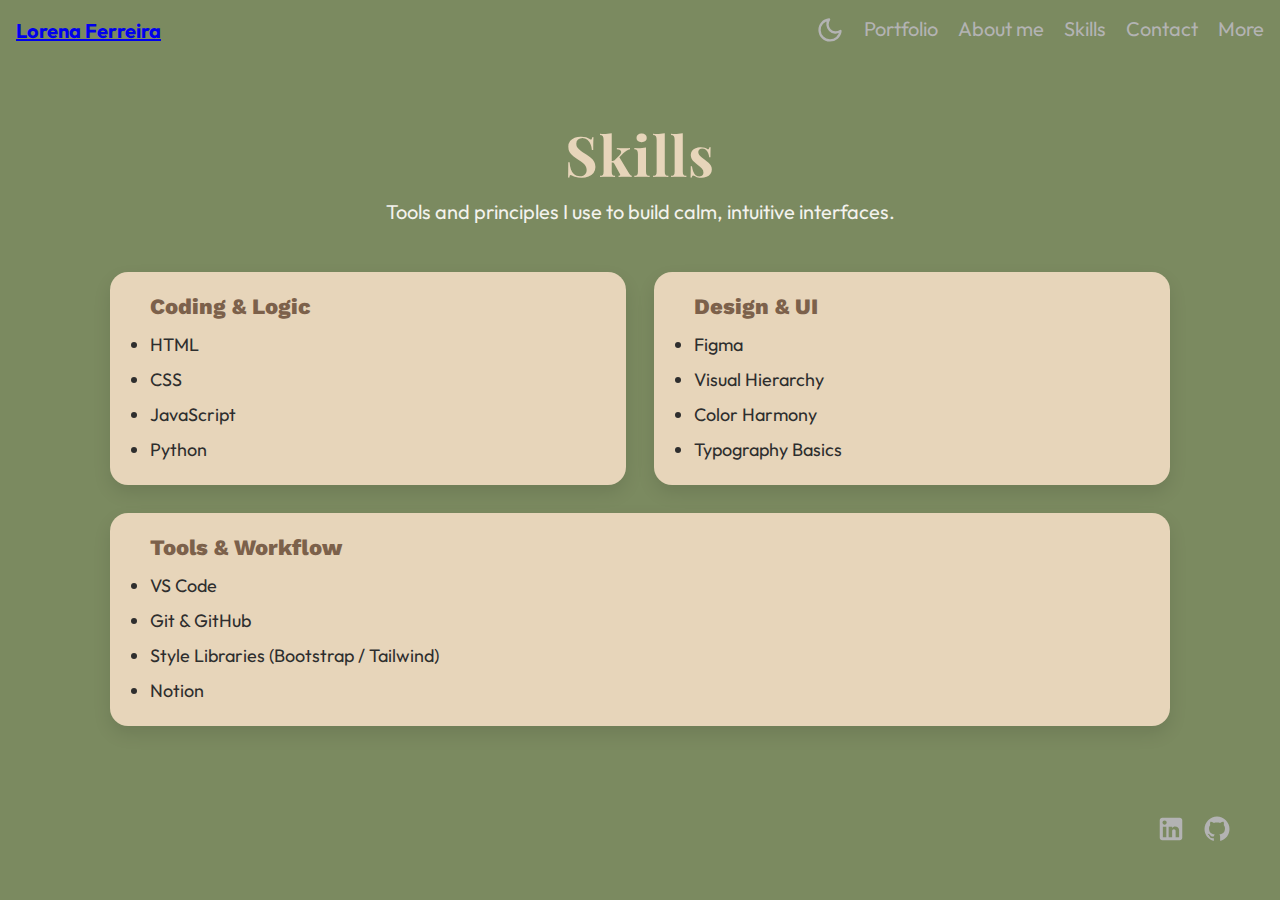
<file: skills.html>
<!DOCTYPE html>
<html lang="en">
  <head>
    <meta charset="UTF-8" />
    <meta name="viewport" content="width=device-width, initial-scale=1.0" />
    <title>Lorena Ferreira — Skills</title>
    <link rel="stylesheet" href="style.css" />
    <link rel="preconnect" href="https://fonts.googleapis.com" />
    <link rel="preconnect" href="https://fonts.gstatic.com" crossorigin />
    <link
      href="https://fonts.googleapis.com/css2?family=Outfit:wght@100..900&display=swap"
      rel="stylesheet"
    />
    <link
      href="https://fonts.googleapis.com/css2?family=Playfair+Display:ital,wght@0,400..900;1,400..900&display=swap"
      rel="stylesheet"
    />
    <link
      href="https://fonts.googleapis.com/css2?family=Work+Sans:ital,wght@0,100..900;1,100..900&display=swap"
      rel="stylesheet"
    />
    <script src="main.js" defer></script>
  </head>

  <body>
    <header class="navbar">
      <button class="hamburger" aria-label="Open menu" aria-expanded="false">
        <svg viewBox="0 0 24 24" width="28" height="28" aria-hidden="true">
          <path
            d="M3 6h18M3 12h18M3 18h18"
            stroke="currentColor"
            stroke-width="2"
            stroke-linecap="round"
            fill="none"
          />
        </svg>
      </button>
      <h1 class="logo"><a href="index.html">Lorena Ferreira</a></h1>
      <ul class="nav-links">
        <button
          id="themeToggle"
          class="theme-btn"
          aria-label="Change light/dark mode"
        >
          <svg viewBox="0 0 24 24" width="25" height="28" aria-hidden="true">
            <path
              d="M21 12.79A9 9 0 1 1 11.21 3
               a7 7 0 0 0 9.79 9.79Z"
              fill="none"
              stroke="currentColor"
              stroke-width="2"
              stroke-linecap="round"
              stroke-linejoin="round"
            />
          </svg>
        </button>
        <li><a href="projects.html">Portfolio</a></li>
        <li><a href="about-me.html">About me</a></li>
        <li><a href="skills.html">Skills</a></li>
        <li><a href="contact.html">Contact</a></li>
        <li><a href="#">More</a></li>
      </ul>
    </header>

    <main>
      <section class="skills-hero">
        <h2 class="skills-title">Skills</h2>
        <p class="skills-subtitle">
          Tools and principles I use to build calm, intuitive interfaces.
        </p>
      </section>
      <section
        class="skills-grid"
        id="skillsRoot"
        aria-labelledby="skills-grid-title"
      >
        <h2 id="skills-grid-title" class="sr-only">Skills overview</h2>
      </section>
    </main>

    <footer class="footer">
      <a
        href="https://www.linkedin.com/in/lorenasferreira/"
        target="_blank"
        aria-label="LinkedIn profile"
      >
        <svg
          width="30"
          height="30"
          viewBox="0 0 50 50"
          xmlns="http://www.w3.org/2000/svg"
          fill="none"
        >
          <path
            d="M39.5833 6.25C40.6884 6.25 41.7482 6.68899 42.5296 7.47039C43.311 8.25179 43.75 9.3116 43.75 10.4167V39.5833C43.75 40.6884 43.311 41.7482 42.5296 42.5296C41.7482 43.311 40.6884 43.75 39.5833 43.75H10.4167C9.3116 43.75 8.25179 43.311 7.47039 42.5296C6.68899 41.7482 6.25 40.6884 6.25 39.5833V10.4167C6.25 9.3116 6.68899 8.25179 7.47039 7.47039C8.25179 6.68899 9.3116 6.25 10.4167 6.25H39.5833ZM38.5417 38.5417V27.5C38.5417 25.6987 37.8261 23.9713 36.5524 22.6976C35.2787 21.4239 33.5513 20.7083 31.75 20.7083C29.9792 20.7083 27.9167 21.7917 26.9167 23.4167V21.1042H21.1042V38.5417H26.9167V28.2708C26.9167 26.6667 28.2083 25.3542 29.8125 25.3542C30.586 25.3542 31.3279 25.6615 31.8749 26.2084C32.4219 26.7554 32.7292 27.4973 32.7292 28.2708V38.5417H38.5417ZM14.3333 17.8333C15.2616 17.8333 16.1518 17.4646 16.8082 16.8082C17.4646 16.1518 17.8333 15.2616 17.8333 14.3333C17.8333 12.3958 16.2708 10.8125 14.3333 10.8125C13.3996 10.8125 12.504 11.1834 11.8437 11.8437C11.1834 12.504 10.8125 13.3996 10.8125 14.3333C10.8125 16.2708 12.3958 17.8333 14.3333 17.8333ZM17.2292 38.5417V21.1042H11.4583V38.5417H17.2292Z"
            fill="#B3B3B3"
          />
        </svg>
      </a>

      <a
        href="https://github.com/lorenasferreira"
        target="_blank"
        aria-label="Github Profile"
      >
        <svg
          width="30"
          height="30"
          viewBox="0 0 50 50"
          fill="none"
          xmlns="http://www.w3.org/2000/svg"
        >
          <path
            d="M25 4.16663C22.2641 4.16663 19.555 4.7055 17.0274 5.75247C14.4998 6.79944 12.2031 8.33401 10.2686 10.2686C6.36156 14.1756 4.16663 19.4746 4.16663 25C4.16663 34.2083 10.1458 42.0208 18.4166 44.7916C19.4583 44.9583 19.7916 44.3125 19.7916 43.75V40.2291C14.0208 41.4791 12.7916 37.4375 12.7916 37.4375C11.8333 35.0208 10.4791 34.375 10.4791 34.375C8.58329 33.0833 10.625 33.125 10.625 33.125C12.7083 33.2708 13.8125 35.2708 13.8125 35.2708C15.625 38.4375 18.6875 37.5 19.875 37C20.0625 35.6458 20.6041 34.7291 21.1875 34.2083C16.5625 33.6875 11.7083 31.8958 11.7083 23.9583C11.7083 21.6458 12.5 19.7916 13.8541 18.3125C13.6458 17.7916 12.9166 15.625 14.0625 12.8125C14.0625 12.8125 15.8125 12.25 19.7916 14.9375C21.4375 14.4791 23.2291 14.25 25 14.25C26.7708 14.25 28.5625 14.4791 30.2083 14.9375C34.1875 12.25 35.9375 12.8125 35.9375 12.8125C37.0833 15.625 36.3541 17.7916 36.1458 18.3125C37.5 19.7916 38.2916 21.6458 38.2916 23.9583C38.2916 31.9166 33.4166 33.6666 28.7708 34.1875C29.5208 34.8333 30.2083 36.1041 30.2083 38.0416V43.75C30.2083 44.3125 30.5416 44.9791 31.6041 44.7916C39.875 42 45.8333 34.2083 45.8333 25C45.8333 22.2641 45.2944 19.555 44.2475 17.0274C43.2005 14.4998 41.6659 12.2031 39.7314 10.2686C37.7968 8.33401 35.5002 6.79944 32.9725 5.75247C30.4449 4.7055 27.7358 4.16663 25 4.16663Z"
            fill="#B3B3B3"
          />
        </svg>
      </a>
    </footer>
  </body>
</html>
</file>
<file: style.css>
:root {
  --olive: #7b8a60;
  --light-beige: #e7d5ba;
  --brown: #8c6b4f;
  --sage: #a9b59f;
  --paper: #faf8f5;
  --ink: #2e2e2e;
  --brown: #7c614b;
  --beige: #e7d5ba;
}

* {
  margin: 0;
  padding: 0;
  box-sizing: border-box;
}

body {
  font-family: "Outfit", sans-serif;
  background-color: var(--olive);
}

.navbar {
  display: flex;
  justify-content: space-between;
  padding: 24px 48px;
}

.logo {
  font-weight: 400;
  font-size: 20px;
  color: #b3b3b3;
}

.nav-links {
  font-weight: 400;
  display: flex;
  list-style: none;
  gap: 32px;
  color: #b3b3b3;
  font-size: 20px;
}

.nav-links a {
  text-decoration: none;
  color: var(--white);
  font-weight: 400;
  transition: 0.3s;
}

.nav-links a:hover {
  color: var(--light-beige);
}

.hero {
  display: flex;
  align-items: center;
  justify-content: space-between;
  padding: 80px 100px;
  gap: 60px;
  --white: #faf8f5;
}

.hero-text {
  max-width: 540px;
  --white: #faf8f5;
}

.hero h2 {
  font-size: 42px;
  line-height: 1.3;
  margin: 20px 0;
  font-weight: 500;
  color: var(--white);
}

.hero p {
  color: var(--white);
  opacity: 0.9;
  font-size: 26px;
  margin-bottom: 30px;
  line-height: 1.5;
}

.btn {
  background-color: var(--brown);
  color: var(--white);
  border: none;
  padding: 14px 32px;
  border-radius: 6px;
  font-size: 20px;
  cursor: pointer;
  transition: all 0.3s ease;
}

.btn:hover {
  background-color: var(--light-beige);
  color: var(--text);
}

.hero-image img {
  width: 480px;
  border-radius: 12px;
  background-color: var(--olive);
}

.footer {
  display: flex;
  justify-content: flex-end;
  gap: 16px;
  padding: 24px 48px;
}

@media (max-width: 900px) {
  .hero {
    flex-direction: column;
    text-align: center;
    padding: 60px 40px;
  }

  .hero-image img {
    width: 250px;
  }

  .nav-links {
    gap: 16px;
  }
}

.about {
  background: var(--olive);
  padding: 72px 32px 56px;
}

.about-intro {
  color: #ffffff;
  line-height: 1.7;
  margin: 0 0 10px;
  max-width: 740px;
  font-size: clamp(16px, 2.16vw, 22px);
}

.about-container {
  max-width: 1100px;
  margin: 0 auto;
  padding: 24px 20px 60px;
}

.about__title {
  display: flex;
  align-items: center;
  gap: 12px;
  font-family: "Playfair Display", serif;
  font-size: clamp(28px, 4vw, 40px);
  color: var(--beige);
  letter-spacing: 0.03em;
}

.about__rule {
  margin-top: 12px;
  height: 1px;
  border: 0;
  background: var(--beige);
}

.about-grid {
  display: grid;
  justify-content: center;
  gap: 24px;
  font-family: "Outfit", serif;
  font-weight: 300;
  font-size: clamp(15px, 1.4vw, 26px);
}

.about__quote {
  grid-column: 1 / 2;
  margin: 10px 0 12px;
  font-family: "Work Sans", serif;
  font-style: italic;
  font-size: clamp(18px, 2.4vw, 24px);
  color: #efe7db;
  max-width: 940px;
}

.about-card {
  background: var(--sage);
  color: rgba(46, 46, 46, 0.9);
  border-radius: 16px;
  padding: 20px 22px;
  box-shadow: 0 8px 18px rgba(0, 0, 0, 0.1);
  gap: 22px;
  max-width: 700px;
  margin: 10px 0px;
}

.about-card__header {
  display: flex;
  align-items: center;
  gap: 10px;
}

.about-card__title {
  font-weight: 700;
  color: #7c614b;
  font-size: clamp(18px, 2.4vw, 24px);
}

.about-card__grid {
  display: grid;
  grid-template-columns: 1fr 1fr;
  gap: 10px 24px;
}

.about-list {
  list-style: disc;
  padding-left: 18px;
  display: grid;
  gap: 6px;
}

.about-langs {
  display: grid;
  gap: 10px;
  font-weight: 300;
}

.about-lang {
  display: flex;
  align-items: center;
  justify-content: space-between;
  gap: 16px;
}

@media (min-width: 900px) {
  .about-cards {
    grid-template-columns: 1fr;
  }

  .about-card {
    padding: 24px;
  }
}

.skills-hero {
  background: var(--olive);
  color: var(--paper);
  text-align: center;
  padding: 56px 20px 24px;
}

.skills-title {
  font-family: "Playfair Display", serif;
  font-size: clamp(32px, 5vw, 56px);
  color: var(--beige);
  letter-spacing: 0.02em;
  margin: 0 0 8px;
}

.skills-subtitle {
  opacity: 0.95;
  max-width: 780px;
  margin: 0 auto;
  font-size: clamp(16px, 2vw, 20px);
}

.skills-grid {
  background: var(--olive);
  padding: 24px 20px 64px;
  max-width: 1100px;
  margin: 0 auto;
  display: grid;
  grid-template-columns: repeat(2, minmax(0, 1fr));
  gap: 28px;
}

.skills-card {
  background: var(--beige);
  border-radius: 18px;
  padding: 22px 40px;
  box-shadow: 0 8px 18px rgba(0, 0, 0, 0.1);
  color: var(--ink);
}

.skills-card--wide {
  grid-column: 1 / -1;
}

.skills-card__title {
  color: var(--brown);
  font-weight: 800;
  font-size: clamp(18px, 2.2vw, 22px);
  margin-bottom: 12px;
  font-family: "Work Sans", "Inter", system-ui, -apple-system, sans-serif;
}

.skills-list {
  display: grid;
  gap: 8px;
  font-size: clamp(16px, 1.8vw, 18px);
  line-height: 1.5;
  padding: 0;
}

.sr-only {
  position: absolute !important;
  width: 1px;
  height: 1px;
  padding: 0;
  margin: -1px;
  overflow: hidden;
  clip: rect(0, 0, 0, 0);
  white-space: nowrap;
  border: 0;
}

@media (max-width: 900px) {
  .skills-grid {
    grid-template-columns: 1fr;
  }
}

.projects-hero {
  background: var(--olive);
  color: var(--paper);
  text-align: center;
  padding: 48px 20px 16px;
}

.projects-title {
  font-family: "Playfair Display", serif;
  font-size: clamp(32px, 5vw, 56px);
  color: var(--paper);
  letter-spacing: 0.02em;
}

.projects-title span {
  background: rgba(231, 213, 186, 0.2);
  padding: 4px 10px;
  border-radius: 10px;
  color: var(--beige);
  border: 1px solid rgba(234, 224, 206, 0.35);
}

.projects-list {
  background: var(--olive);
  padding: 20px 20px 72px;
  max-width: 1200px;
  margin: 0 auto;
  display: grid;
  gap: 28px;
}

.projects-card {
  display: grid;
  grid-template-columns: 1.3fr 1fr;
  gap: 24px;
  background: rgba(0, 0, 0, 0.06);
  border-radius: 16px;
  padding: 16px;
  box-shadow: 0 10px 22px rgba(0, 0, 0, 0.1);
}

.projects-media {
  background: #4c4c4c;
  border-radius: 12px;
  padding: 10px;
  display: flex;
  align-items: center;
  justify-content: center;
}

.projects-media img {
  width: 100%;
  height: auto;
  border-radius: 8px;
  display: block;
}

.projects-content {
  background: var(--beige);
  border-radius: 12px;
  padding: 18px 20px;
  color: var(--ink);
  display: grid;
  align-content: start;
  gap: 12px;
}

.projects-tech {
  font-size: 18px;
  line-height: 1.4;
  color: #2e2e2e;
  opacity: 0.7;
  display: block;
  margin-top: 6px;
}

.projects-card--placeholder {
  opacity: 0.95;
}

.projects-media--placeholder {
  display: flex;
  align-items: center;
  justify-content: center;
  background: rgba(0, 0, 0, 0.08);
  color: #2e2e2e;
  border-radius: 12px;
  padding: 28px;
  min-height: 200px;
  font-weight: 600;
}

.projects-card__title {
  color: var(--brown);
  font-weight: 800;
  font-size: clamp(18px, 2.2vw, 22px);
}

.projects-card__desc {
  line-height: 1.6;
  font-size: clamp(15px, 1.8vw, 17px);
}

.chip {
  display: inline-block;
  background: rgba(140, 107, 79, 0.12);
  color: var(--ink);
  padding: 8px 14px;
  border-radius: 999px;
  font-size: 17px;
  text-decoration: none;
  margin-right: 8px;
  margin-top: 6px;
  border: 1px solid rgba(140, 107, 79, 0.25);
  transition: 0.2s ease;
}

.chip:hover {
  filter: brightness(1.05);
}

.chip--disabled {
  opacity: 0.45;
  cursor: not-allowed;
  background: transparent;
  border: 1px dashed rgba(124, 97, 75, 0.35);
}

.projects-actions {
  margin-top: 4px;
}

@media (max-width: 900px) {
  .projects-card {
    grid-template-columns: 1fr;
  }
}

.contact-hero {
  background: var(--olive);
  padding: 30px 100px;
  align-items: center;
  gap: 60px;
}

.contact-grid {
  background: var(--olive);
  margin: 0 auto;
  display: flex;
  justify-content: space-between;
  gap: 100px;
  padding: 5px 100px;
  text-align: left;
}

.contact-title {
  font-family: "Playfair Display", serif;
  font-size: 42px;
  line-height: 1.3;
  margin: 20px 0;
  font-weight: 500;
  color: var(--beige);
}

.contact-sub {
  max-width: 560px;
  opacity: 0.95;
  margin-top: 10px;
  font-size: 20px;
  color: #ffffff;
}

.contact-form {
  background: transparent;
  color: var(--paper);
  gap: 20px;
}

.contact-fieldset {
  border: 0;
  max-width: 700px;
  gap: 12px;
}

.contact-req {
  color: rgba(250, 248, 245, 0.7);
  font-weight: 400;
}

.contact-form label {
  font-weight: 600;
  color: var(--paper);
}

.contact-form input,
.contact-form textarea {
  width: 100%;
  padding: 12px 14px;
  border-radius: 10px;
  border: 1.6px solid rgba(250, 248, 245, 0.6);
  background: #fff;
  color: var(--ink);
  outline: none;
  margin-bottom: 20px;
}

.contact-form input:focus,
.contact-form textarea:focus {
  border-color: var(--beige);
  box-shadow: 0 0 0 3px rgba(231, 213, 186, 0.25);
}

.contact-btn {
  align-self: start;
  margin-top: 6px;
  background: var(--brown);
  color: var(--paper);
  border: 0;
  border-radius: 999px;
  padding: 12px 22px;
  cursor: pointer;
  transition: 0.2s ease;
  font-weight: 600;
  max-width: 100px;
}

.contact-btn:hover {
  filter: brightness(1.06);
}

.contact-feedback {
  margin-top: 6px;
  min-height: 20px;
}

.contact-feedback--ok {
  color: #cff2cf;
}

.contact-feedback--err {
  color: #ffe0d6;
}

.contact-figure {
  border-radius: 16px;
  padding: 10px;
}

.contact-figure img {
  height: auto;
  display: block;
  border-radius: 12px;
}

.contact-hero {
  padding: clamp(20px, 6vw, 30px) clamp(16px, 6vw, 100px);
}

.contact-grid {
  display: flex;
  align-items: flex-start;
  gap: clamp(24px, 5vw, 60px);
  padding: 0 clamp(16px, 6vw, 100px);
}

.contact-form {
  flex: 1 1 520px;
  max-width: 720px;
}
.contact-figure {
  flex: 0 1 520px;
}

.contact-figure img {
  width: 100%;
  height: auto;
  max-width: 520px;
  border-radius: 12px;
  display: block;
  margin-inline: auto;
}

@media (max-width: 900px) {
  .contact-grid {
    flex-direction: column;
    gap: 24px;
    padding: 0 clamp(16px, 5vw, 24px);
  }

  .contact-figure {
    order: -1;
    align-self: center;
  }

  .contact-title {
    font-size: clamp(28px, 6vw, 42px);
  }
  .contact-sub {
    font-size: clamp(16px, 4vw, 20px);
    max-width: 60ch;
  }
}

.sr-only {
  position: absolute !important;
  width: 1px;
  height: 1px;
  padding: 0;
  margin: -1px;
  overflow: hidden;
  clip: rect(0, 0, 0, 0);
  white-space: nowrap;
  border: 0;
}

*,
*::before,
*::after {
  box-sizing: border-box;
}
html,
body {
  margin: 0;
  padding: 0;
  overflow-x: hidden;
}
img,
svg {
  max-width: 100%;
  height: auto;
  display: block;
}

.navbar {
  display: flex;
  align-items: center;
  justify-content: space-between;
  gap: 16px;
  min-height: 60px;
  padding: 0 16px;
  position: relative;
}
.logo {
  font-weight: 700;
  white-space: nowrap;
}

.hamburger {
  display: none;
  background: none;
  border: 0;
  cursor: pointer;
  line-height: 0;
  color: inherit;
}
.nav-links {
  display: flex;
  list-style: none;
  gap: 20px;
  margin: 0;
  padding: 0;
}

@media (max-width: 900px) {
  .hamburger {
    display: inline-flex;
    order: 0;
  }
  .logo {
    order: 1;
  }
  .nav-links {
    order: 2;
    display: none;
    position: fixed;
    top: 60px;
    left: 0;
    right: 0;
    width: 100%;
    background: #111;
    color: #fff;
    padding: 12px 16px;
    margin: 0;
    list-style: none;
    flex-direction: column;
    gap: 12px;
    border-bottom-left-radius: 12px;
    border-bottom-right-radius: 12px;
    z-index: 999;
    max-height: 70vh;
    overflow-y: auto;
  }
  .nav-links a {
    color: #fff;
    text-decoration: none;
    padding: 8px 6px;
    display: block;
  }

  .nav-links.active {
    display: flex;
  }
}

.theme-btn {
  background: none;
  border: none;
  font-size: 22px;
  cursor: pointer;
  color: inherit;
  transition: transform 0.3s ease;
}

.theme-btn:hover {
  transform: scale(1.1);
}

body.dark {
  background-color: #1d1d1d;
  color: #fafafa;
}

body.dark .navbar,
body.dark .footer,
body.dark .skills-hero,
body.dark .skills-grid,
body.dark .contact-hero,
body.dark .contact-grid,
body.dark .about,
body.dark .projects-hero,
body.dark .projects-list {
  background-color: #111;
  color: #fafafa;
}

body.dark .skills-card,
body.dark .projects-card,
body.dark .about-card {
  background-color: #2a2a2a;
  color: #fff;
  border-color: #444;
}

body.dark a {
  color: #d8b26e;
}
</file>
